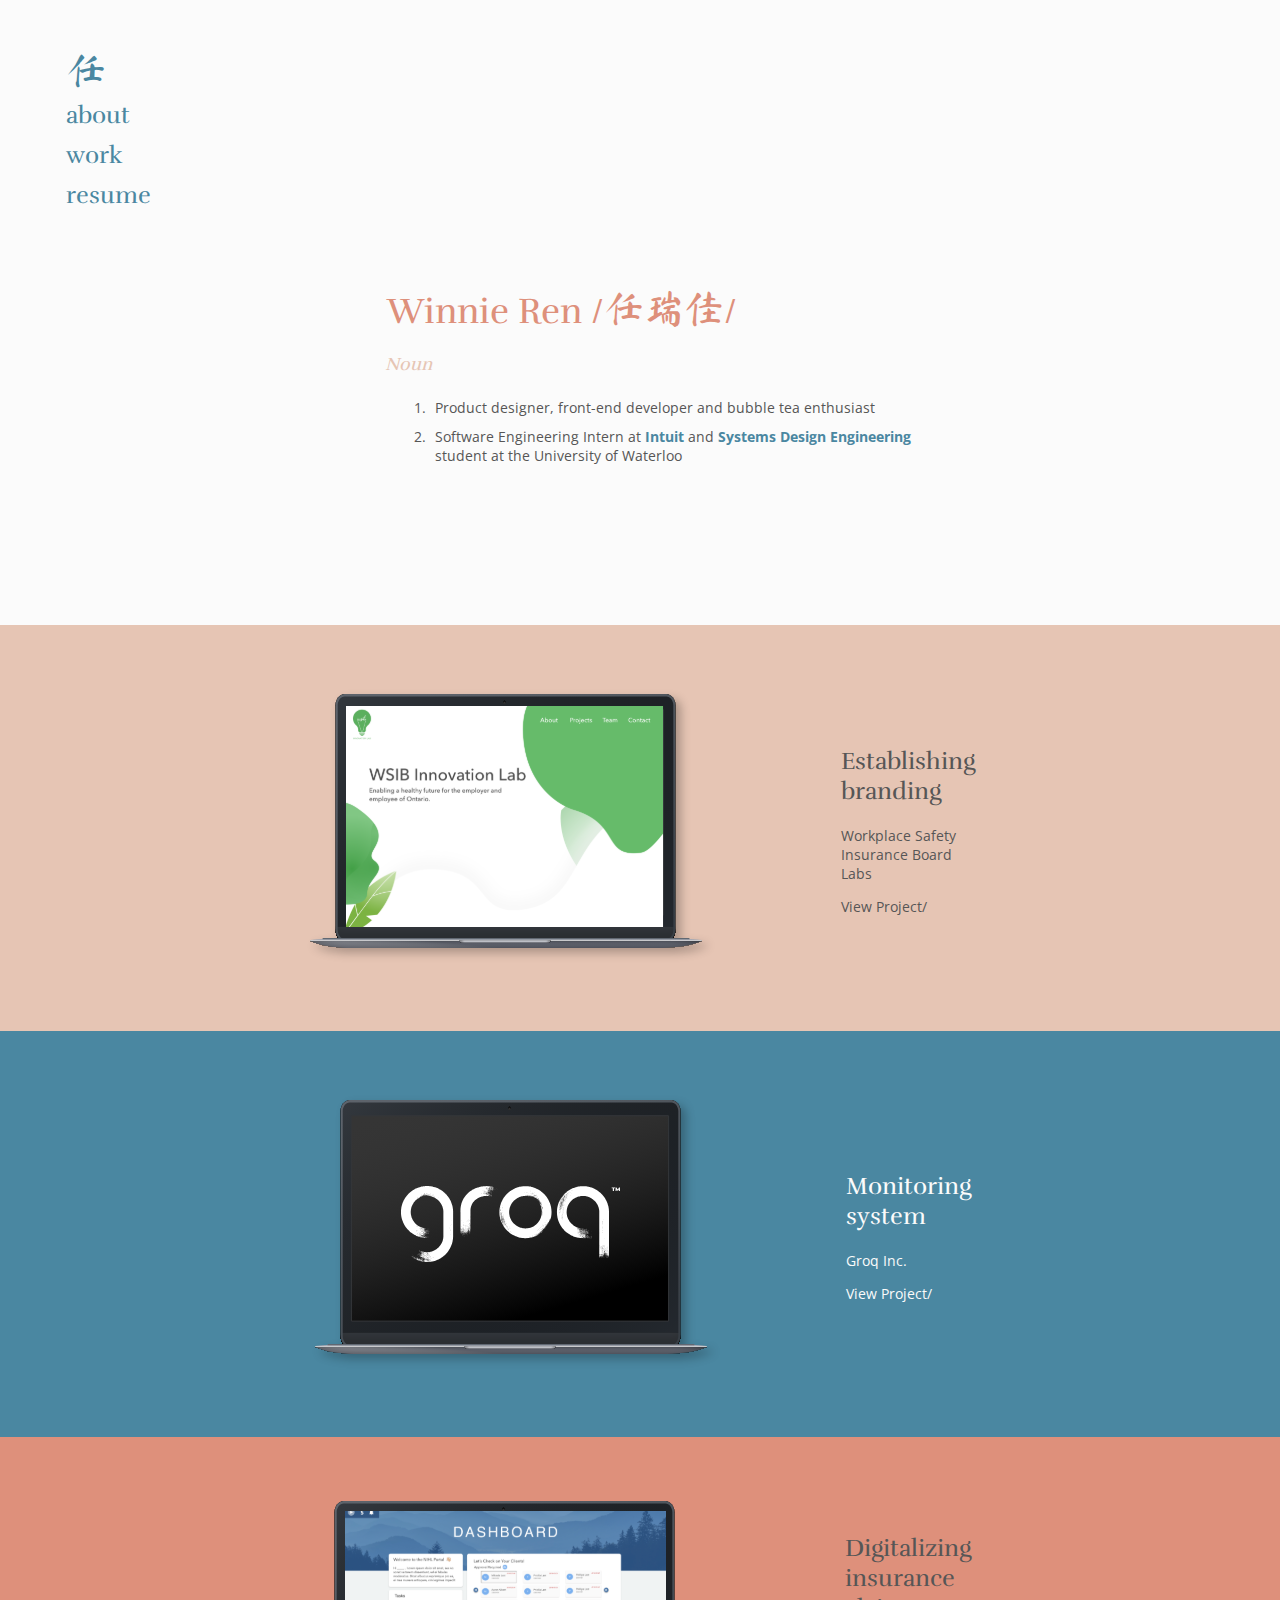
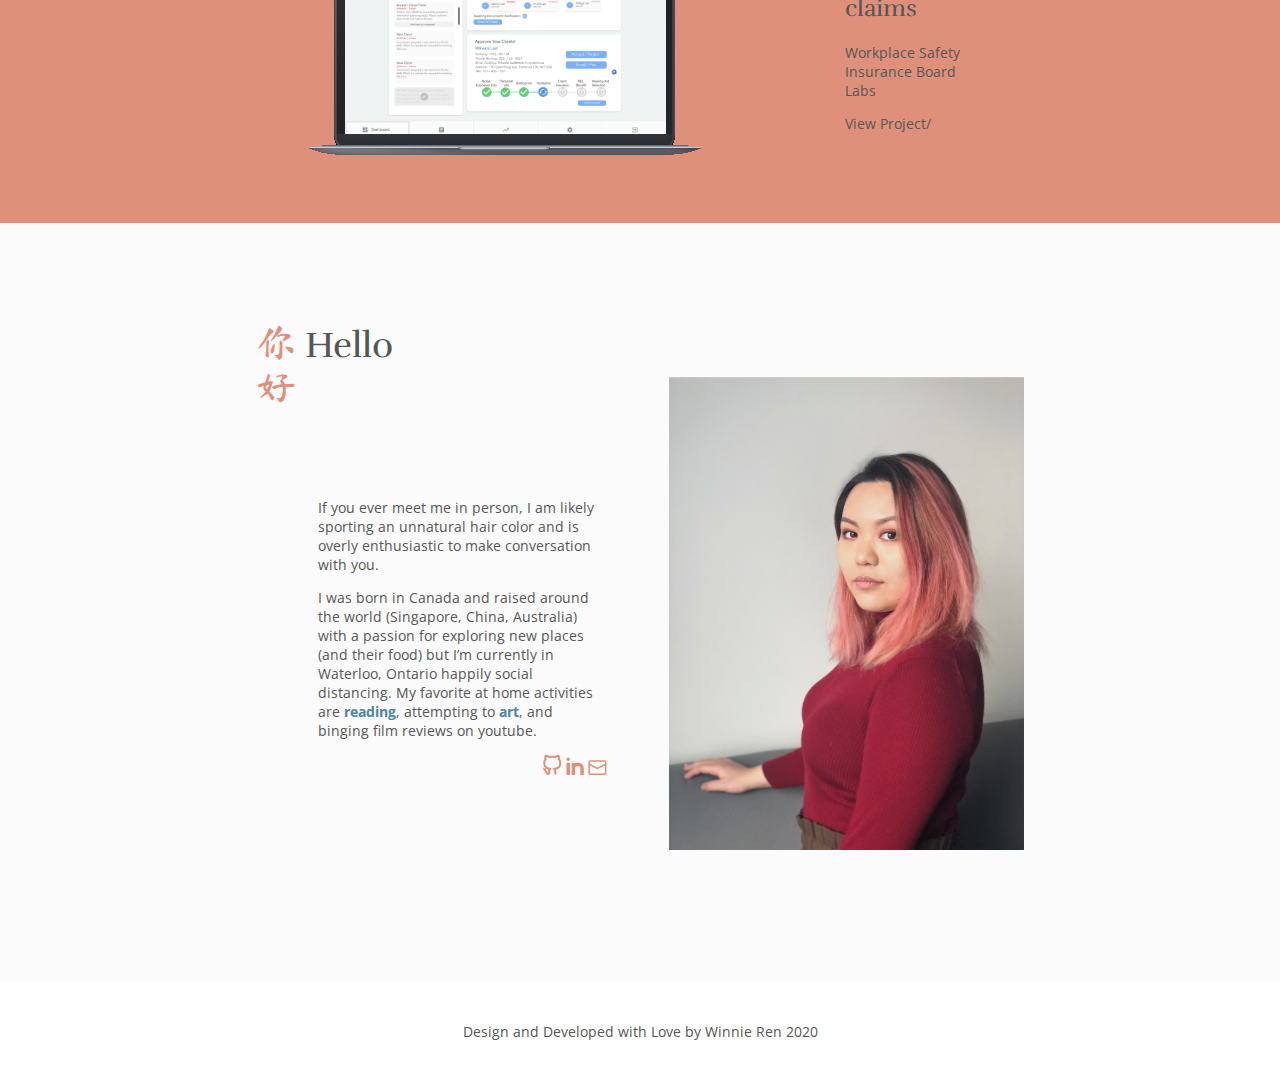
<file: index.html>
<!doctype html>

<html lang="en">
<head>
  <meta charset="utf-8">

  <title>Winnie Ren</title>
  <meta name="description" content="Winnie Ren's portfolio">
  <meta name="author" content="Winnie Ren">

  <link rel="stylesheet" href="css/styles.css?v=1.0">
  <link rel="stylesheet" href="css/about.css">
  <link rel="stylesheet" href="css/animate.css">
  <link href="https://fonts.googleapis.com/css2?family=Ma+Shan+Zheng&family=Open+Sans:ital,wght@0,400;0,700;1,400&family=Rufina&display=swap" rel="stylesheet">

</head>

<body>
  <script src="js/scripts.js"></script>
  <!---todo: make mobile navbar-->
  <div  id="home" class="content">
    <div class="fade-in" id="navbar">
        <ul>
            <li><a class="chinese" href="#home">任</a></li>
            <li><a href="#about">about</a></li>
            <li><a href="#work">work</a></li>
            <li><a href="#resume">resume</a></li>
        </ul>
    </div>
        <div class="centerLandingPage fade-in-bottom">
            <div class="centerName">Winnie Ren /<p class="chinese inline">任瑞佳</p>/</div>
            <p class="noun">Noun</p>
            <div class="indent">
                <ol>
                    <li>Product designer, front-end developer and bubble tea enthusiast</li>
                    <li>Software Engineering Intern at <p class="inline bolded">Intuit</p> and <p class="inline bolded">Systems Design Engineering</p> student at the University of Waterloo </li>
                </ol>
            </div>
        </div>
        <!-- <h1 id="work" class="subtitle">Examples /</h1> -->
    </div>
    <div id="work" class="lPinkBack fade-in-bottom">
        <div class="wrapper">
            <div class="sectionImage"><img src="./assets/WSIBLaptop.svg"></div>
            <div class="sectionText">
                <h2 >Establishing branding</h2>
                <p>Workplace Safety Insurance Board Labs</p>
                <p><a href="wsib.html">View Project/</a></p>
            </div>
        </div>
    </div>
    <div class="blueBack">
        <div class="wrapper">
            <div class="sectionImage"><img src="./assets/GroqLaptop.svg"></div>
            <div class="white sectionText">
                <h2>Monitoring system</h2>
                <p>Groq Inc.</p>
                <p><a class="white" href="groq.html">View Project/</a></p>
            </div>
        </div>
    </div>
    <div class="dPinkback">
        <div class="wrapper">
            <div class="sectionImage"><img src="./assets/NIHLLaptop.svg"></div>
            <div class="sectionText">
                <h2 clas="grey">Digitalizing insurance claims</h2>
                <p>Workplace Safety Insurance Board Labs</p>
                <p><a href="nihl.html">View Project/</a></p>
            </div>
        </div>
    </div>
    <div id="about" class="aboutPadding">
        <div class="aboutMe">
            <h1 class="greetings"><a class="chinese pink">你</a> Hello<a class="chinese pink">好</a></h1>
            <h1 class="mobileGreetings"><a class="chinese pink">你好</a>Hello</h1>
            <p class="aboutText">If you ever meet me in person, I am likely sporting an unnatural hair color and is overly enthusiastic to make conversation with you. </p>
            <p class="aboutText">I was born in Canada and raised around the world (Singapore, China, Australia) with a passion for exploring new places (and their food) but I’m currently in Waterloo, Ontario happily social distancing. My favorite at home activities are <a class="bolded">reading</a>, attempting to <a class="bolded">art</a>, and binging film reviews on youtube.</p>
            <div class="contacts">
                <a href="https://github.com/winnieren"><img src="assets/github.svg"></a>
                <a href="https://www.linkedin.com/in/winnieren/"><img src="assets/linkedin.svg"></a>
                <a class="mailIcon" href="mailto:wrjren@uwaterloo.ca"><img src="assets/mail.svg"></a>
            </div>
        </div>
        <div class="me">
            <img src="assets/me.svg">
        </div>
        </div>
    <div class="footer">
        Design and Developed with Love by Winnie Ren 2020
    </div>
</body>
</html>
</file>
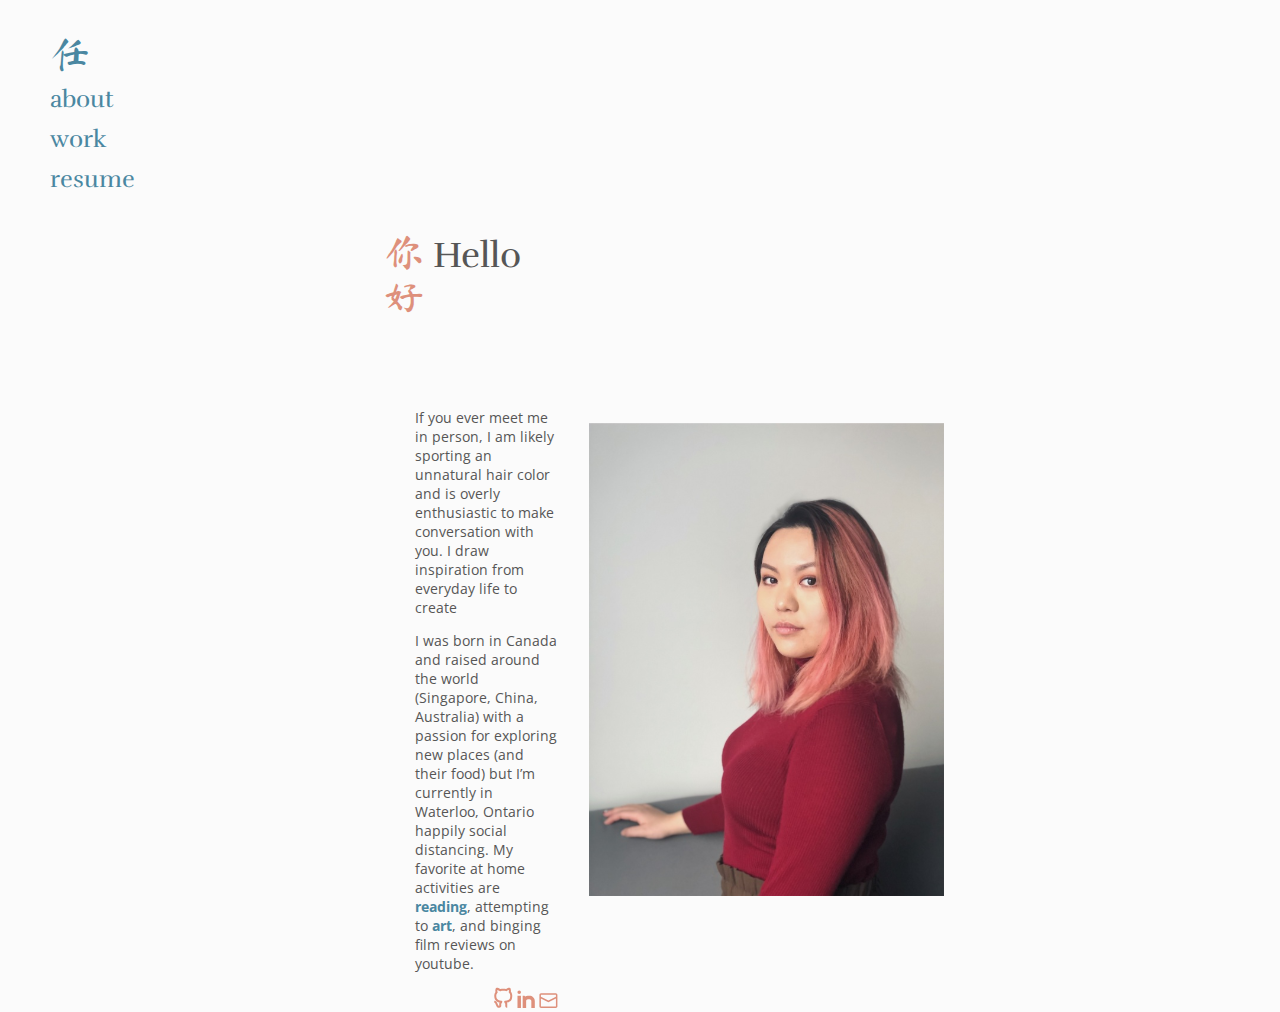
<file: about.html>
<!doctype html>

<html lang="en">
<head>
  <meta charset="utf-8">

  <title>Winnie Ren</title>
  <meta name="description" content="Winnie Ren's portfolio">
  <meta name="author" content="Winnie Ren">

  <link rel="stylesheet" href="css/styles.css?v=1.0">
  <link rel="stylesheet" href="css/about.css">
  <link rel="stylesheet" href="css/projects.css">
  <link href="https://fonts.googleapis.com/css2?family=Ma+Shan+Zheng&family=Open+Sans:ital,wght@0,400;0,700;1,400&family=Rufina&display=swap" rel="stylesheet">

</head>

<body>
  <script src="js/scripts.js"></script>
    <div id="navbar">
        <ul>
            <li><a class="chinese" href="index.html">任</a></li>
            <li><a href="#about">about</a></li>
            <li><a href="index.html#work">work</a></li>
            <li><a href="#resume">resume</a></li>
        </ul>
    </div>
    <div class="wrapper">
    <div id="about" class="aboutMe">
        <h1 class="greetings"><a class="chinese pink">你</a> Hello<a class="chinese pink">好</a></h1>
        <h1 class="mobileGreetings"><a class="chinese pink">你好</a>Hello</h1>
  <!---todo: write about my design process-->
        <p class="aboutText">If you ever meet me in person, I am likely sporting an unnatural hair color and is overly enthusiastic to make conversation with you. I draw inspiration from everyday life to create</p>
        <p class="aboutText">I was born in Canada and raised around the world (Singapore, China, Australia) with a passion for exploring new places (and their food) but I’m currently in Waterloo, Ontario happily social distancing. My favorite at home activities are <a class="bolded">reading</a>, attempting to <a class="bolded">art</a>, and binging film reviews on youtube.</p>
        <div class="contacts">
            <a href="https://github.com/winnieren"><img src="assets/github.svg"></a>
            <a href="https://www.linkedin.com/in/winnieren/"><img src="assets/linkedin.svg"></a>
            <a href="mailto:wrjren@uwaterloo.ca"><img src="assets/mail.svg"></a>
        </div>
    </div>
    <div class="me">
        <img src="assets/me.svg">
    </div>
    </div>
</body>
</file>
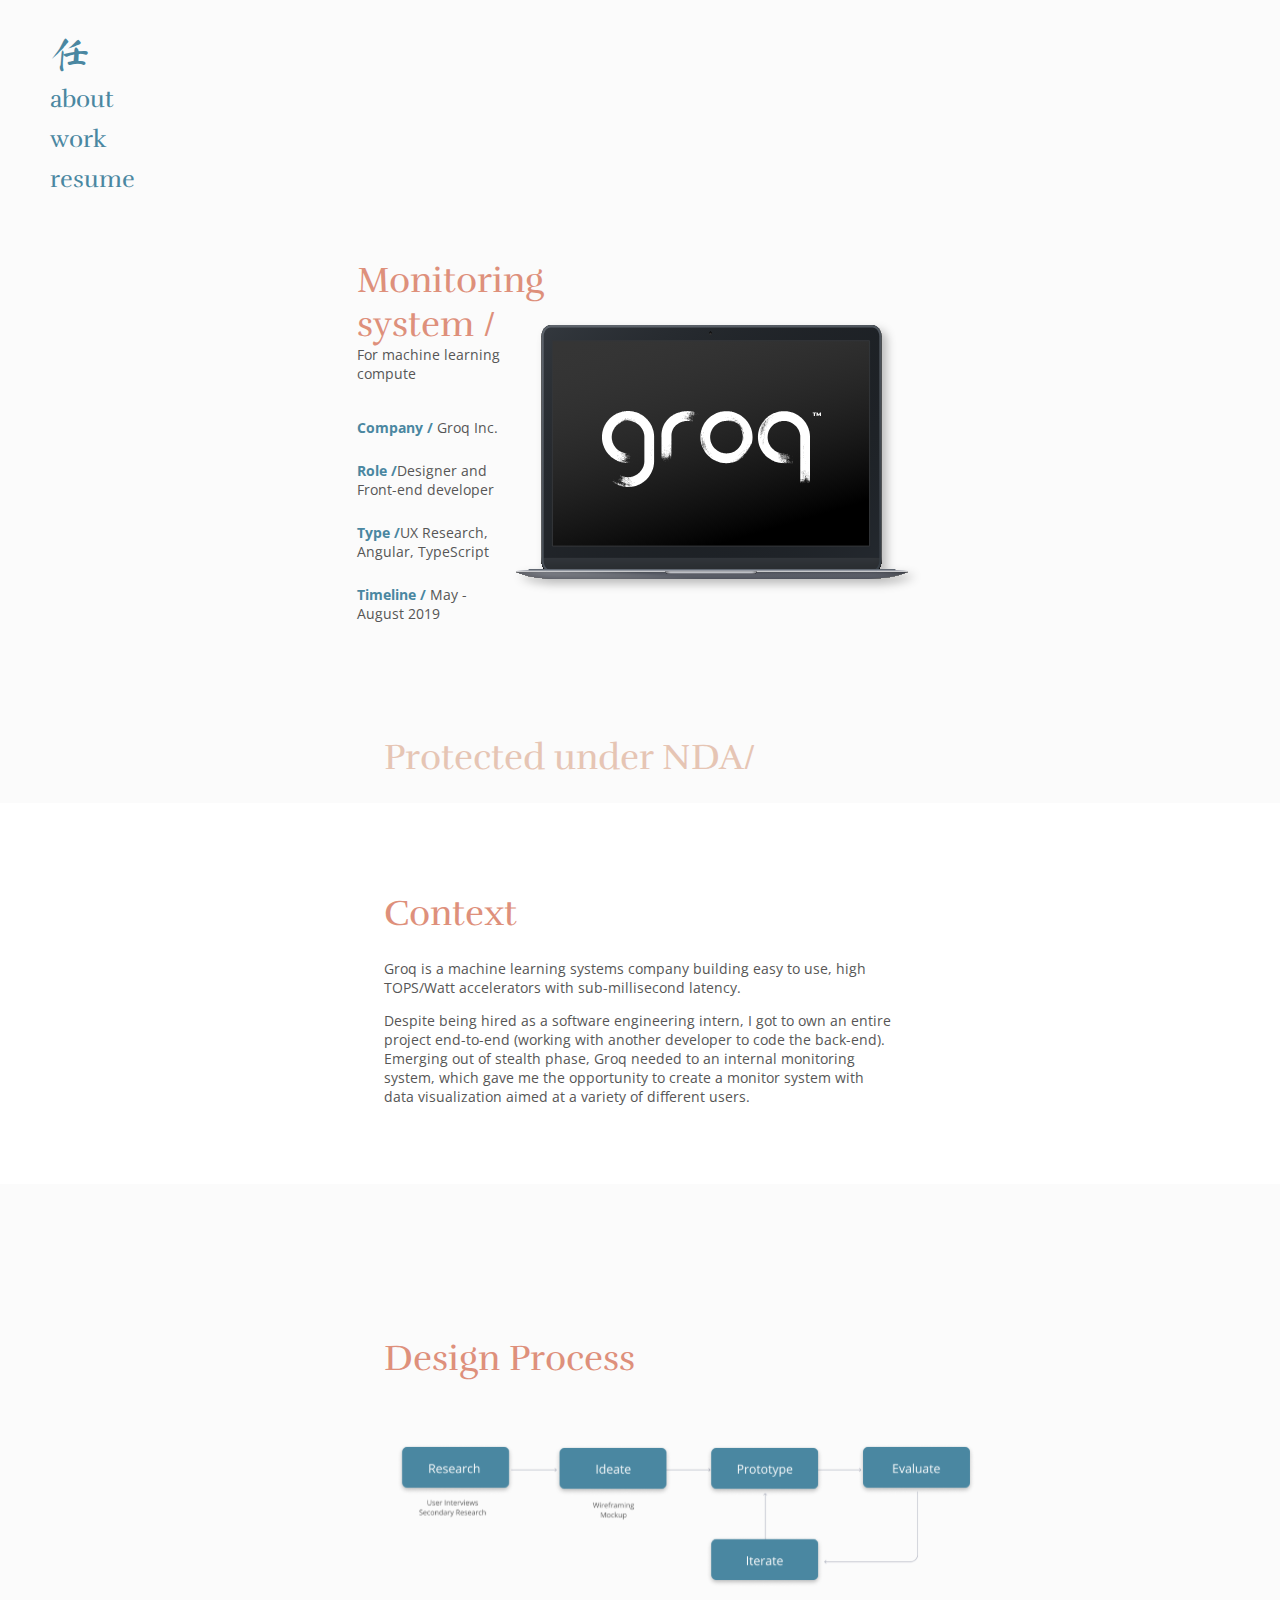
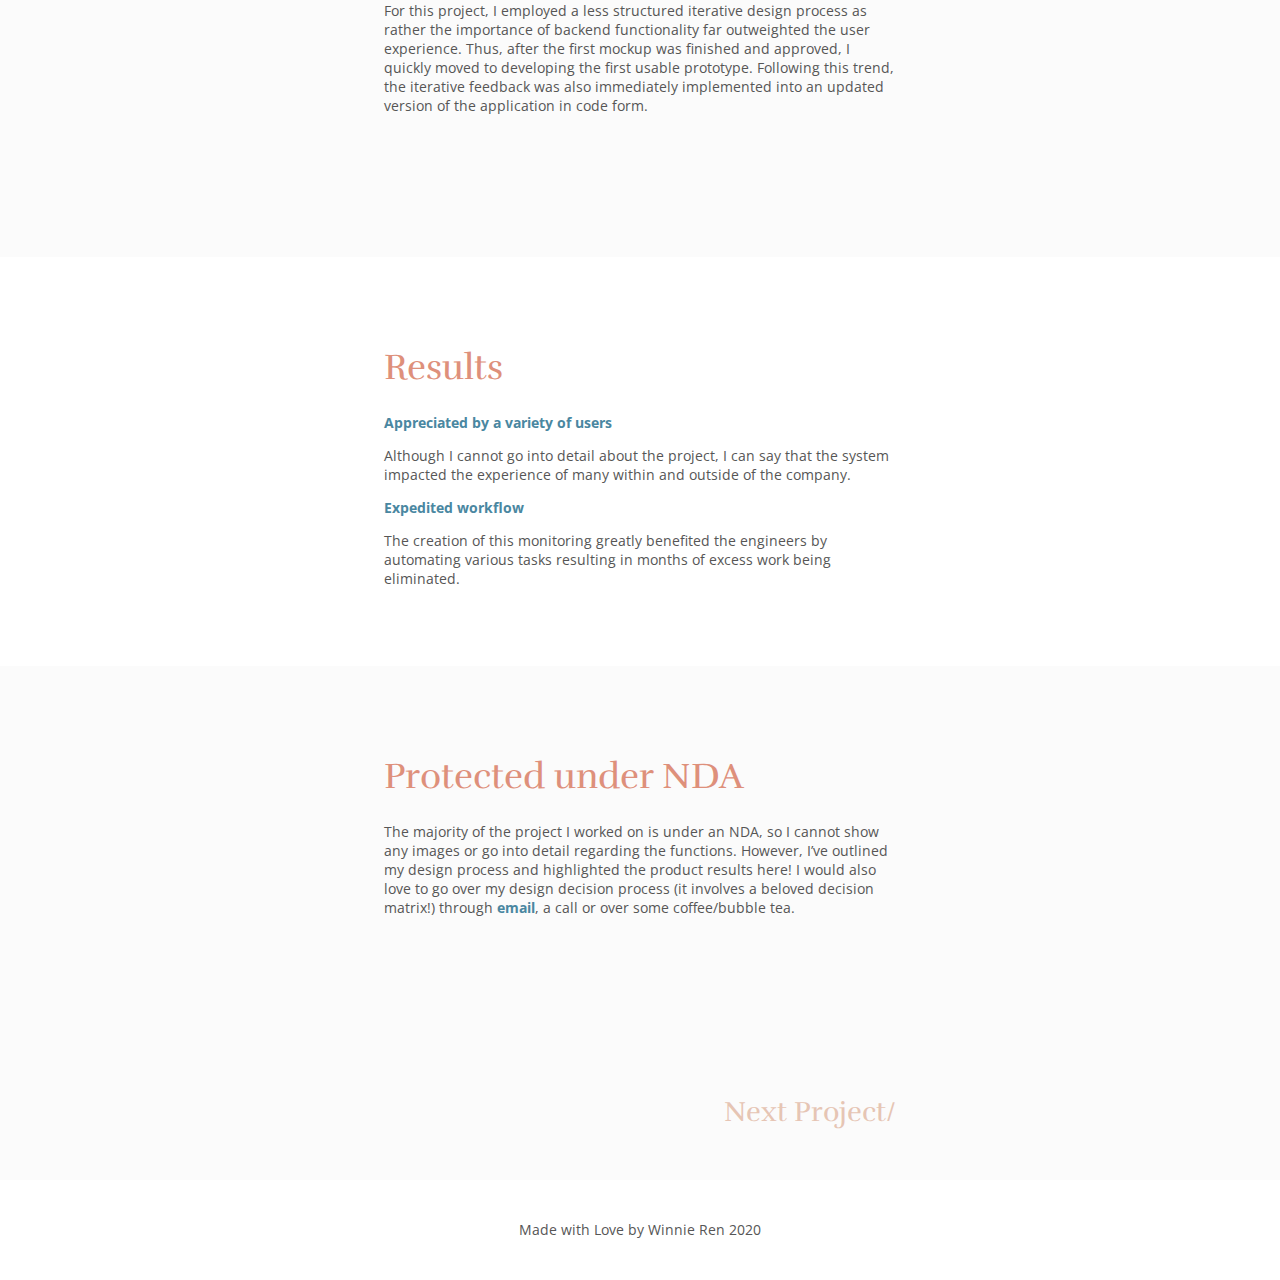
<file: groq.html>
<!doctype html>

<html lang="en">
<head>
  <meta charset="utf-8">

  <title>Winnie Ren</title>
  <meta name="description" content="Winnie Ren's portfolio">
  <meta name="author" content="Winnie Ren">

  <link rel="stylesheet" href="css/styles.css?v=1.0">
  <link rel="stylesheet" href="css/projects.css">
  <link rel="stylesheet" href="css/animate.css">
  <link href="https://fonts.googleapis.com/css2?family=Ma+Shan+Zheng&family=Open+Sans:ital,wght@0,400;0,700;1,400&family=Rufina&display=swap" rel="stylesheet">

</head>

<body>
  <script src="js/scripts.js"></script>
  <!---todo: make mobile navbar-->
    <div class="fade-in" id="navbar">
        <ul>
            <li><a class="chinese" href="index.html#home">任</a></li>
            <li><a href="index.html#about">about</a></li>
            <li><a href="index.html#work">work</a></li>
            <li><a href="#resume">resume</a></li>
        </ul>
    </div>
    <div class="fade-in-bottom projectOverview wrapper sectionPadding">
        <div class="overviewText">
            <h1>Monitoring system /</h1>
            <p class="tagline">For machine learning compute</p>
            <p><a class="bolded">Company /</a> Groq Inc.</p>
            <p><a class="bolded">Role /</a>Designer and Front-end developer</p>
            <p><a class="bolded">Type /</a>UX Research, Angular, TypeScript</p>
            <p><a class="bolded">Timeline /</a> May - August 2019</p>
        </div>
        <div class="overviewImage">
            <img src="assets/GroqLaptop.svg">
        </div>
    </div>
    <h1><a class="nda"> Protected under NDA/</a></h1>
    <div class="whiteBack">
    <div class="sectionPadding textWrapper">
        <h1>Context</h1>
        <p>Groq is a machine learning systems company building easy to use, high TOPS/Watt accelerators with sub-millisecond latency. </p>
        <p>Despite being hired as a software engineering intern, I got to own an entire project end-to-end (working with another developer to code the back-end). Emerging out of stealth phase, Groq needed to an internal monitoring system, which gave me the opportunity to create a monitor system with data visualization aimed at a variety of different users.</p>
    </div>
    </div>
    <div class="sectionPadding">
        <div class="sectionPadding">
            <div class="textWrapper">
                <h1>Design Process</h1>
            </div>
            <img class="designProcess" src="assets/groqDesignProcess.svg">
            <div class="textWrapper">
                <p>For this project, I employed a less structured iterative design process as rather the importance of backend functionality far outweighted the user experience. Thus, after the first mockup was finished and approved, I quickly moved to developing the first usable prototype. Following this trend, the iterative feedback was also immediately implemented into an updated version of the application in code form.</p>
            </div>
        </div>
    </div>
    <div class="whiteBack">
        <div class="sectionPadding textWrapper">
            <h1>Results</h1>
            <p class="bolded">Appreciated by a variety of users</p>
            <p>Although I cannot go into detail about the project, I can say that the system impacted the experience of many within and outside of the company.</p>
            <p class="bolded">Expedited workflow</p>
            <p>The creation of this monitoring greatly benefited the engineers by automating various tasks resulting in months of excess work being eliminated.</p>
        </div>
    </div>
    <div class="sectionPadding textWrapper">
        <h1>Protected under NDA</h1>
        <p>The majority of the project I worked on is under an NDA, so I cannot show any images or go into detail regarding the functions. However, I’ve outlined my design process and highlighted the product results here! I would also love to go over my design decision process (it involves a beloved decision matrix!) through <a class="bolded" src="mailto:wrjren@uwaterloo.ca" >email</a>, a call or over some coffee/bubble tea.</p>
    
        <div>
            <h1>
                <a href="nihl.html" class="subtitle">
                Next Project/
                </a>
            </h1>
        </div>
    </div>
    
<div class="footer">Made with Love by Winnie Ren 2020</div>
</body>
</file>
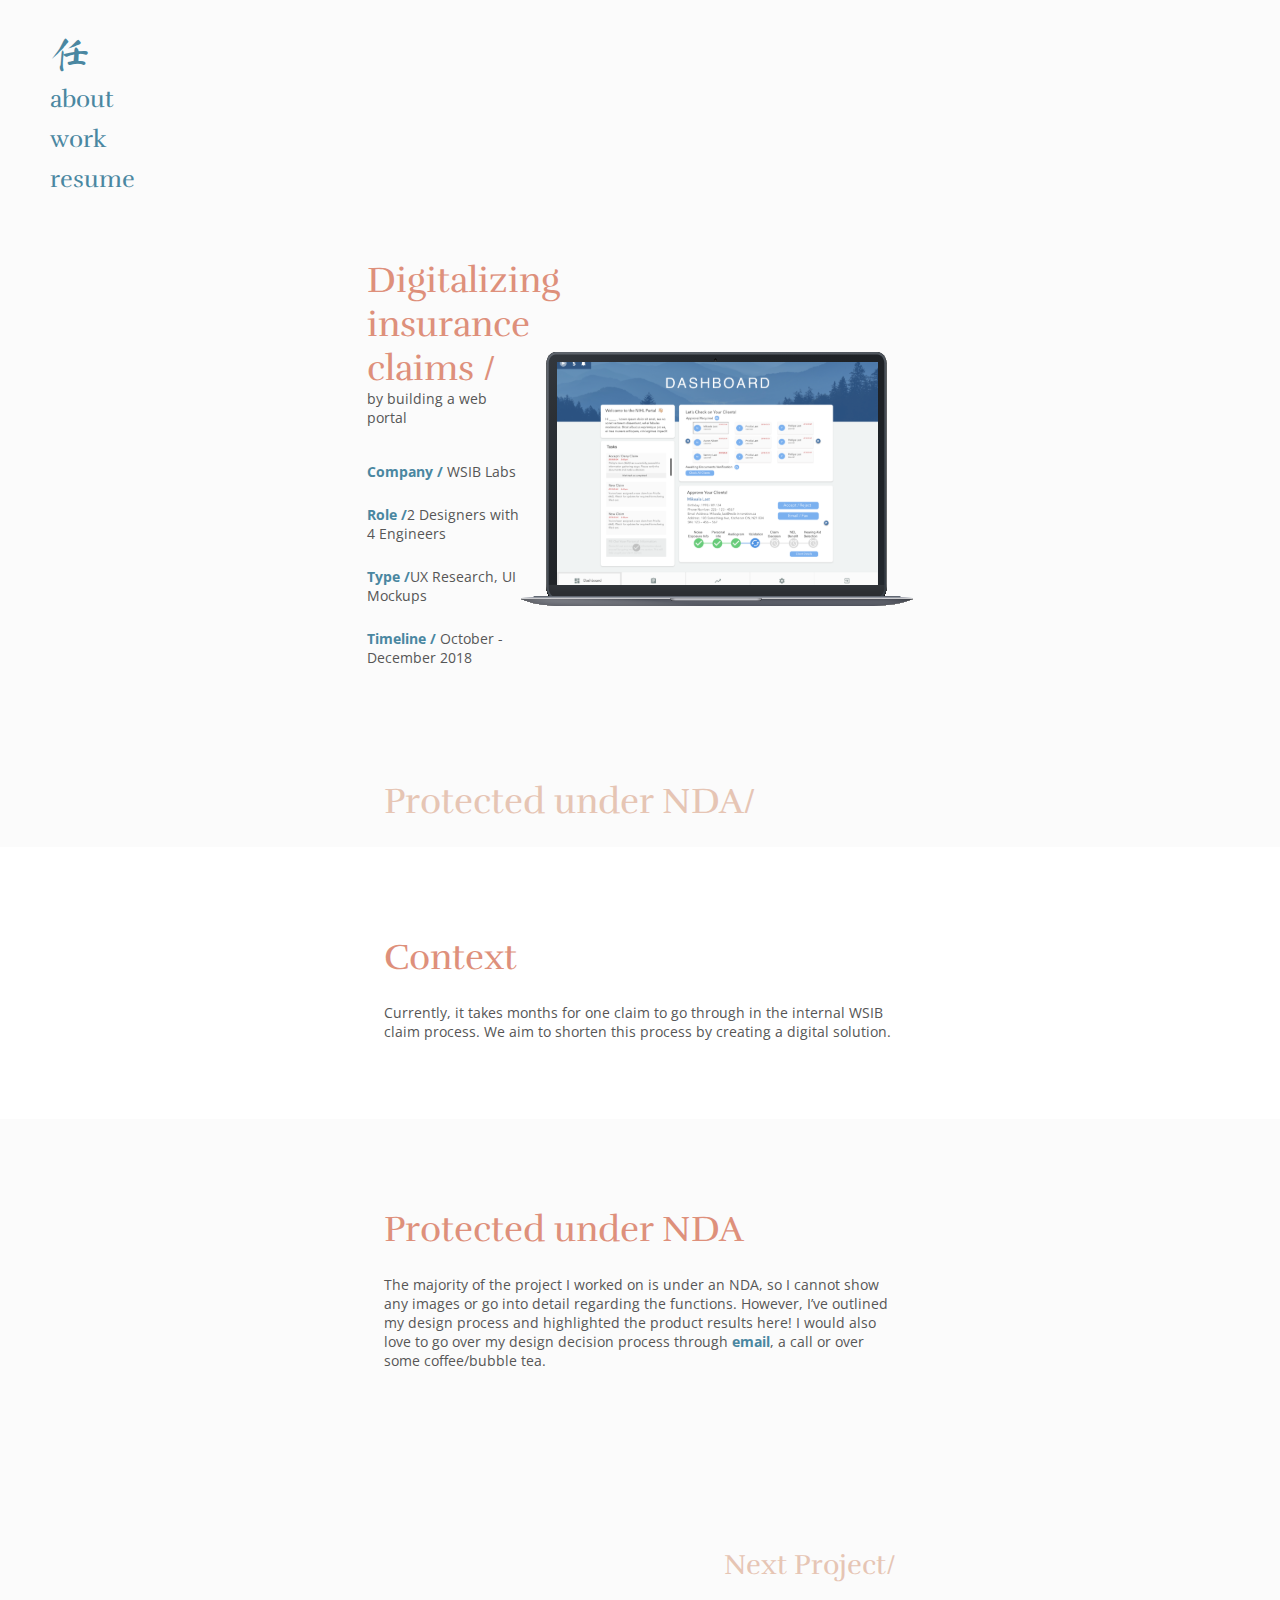
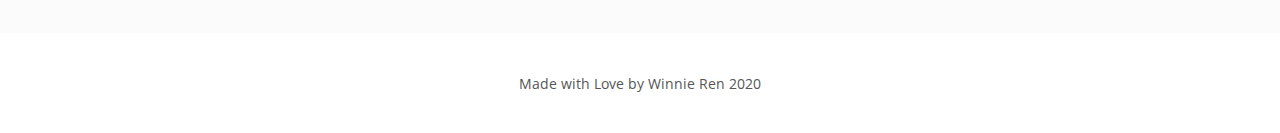
<file: nihl.html>
<!doctype html>

<html lang="en">
<head>
  <meta charset="utf-8">

  <title>Winnie Ren</title>
  <meta name="description" content="Winnie Ren's portfolio">
  <meta name="author" content="Winnie Ren">

  <link rel="stylesheet" href="css/styles.css?v=1.0">
  <link rel="stylesheet" href="css/projects.css">
  <link rel="stylesheet" href="css/animate.css">
  <link href="https://fonts.googleapis.com/css2?family=Ma+Shan+Zheng&family=Open+Sans:ital,wght@0,400;0,700;1,400&family=Rufina&display=swap" rel="stylesheet">

</head>

<body>
  <script src="js/scripts.js"></script>
  <!---todo: make mobile navbar-->
    <div class="fade-in" id="navbar">
        <ul>
            <li><a class="chinese" href="index.html">任</a></li>
            <li><a href="index.html#about">about</a></li>
            <li><a href="index.html#work">work</a></li>
            <li><a href="#resume">resume</a></li>
        </ul>
    </div>
    <div class="projectOverview wrapper fade-in-bottom sectionPadding">
        <div class="overviewText">
            <h1>Digitalizing insurance claims /</h1>
            <p class="tagline">by building a web portal</p>
            <p><a class="bolded">Company /</a> WSIB Labs</p>
            <p><a class="bolded">Role /</a>2 Designers with 4 Engineers</p>
            <p><a class="bolded">Type /</a>UX Research, UI Mockups</p>
            <p><a class="bolded">Timeline /</a> October - December 2018</p>
        </div>
        <div class="overviewImage">
            <img src="assets/NIHLLaptop.svg">
        </div>
    </div>
    <h1><a class="nda"> Protected under NDA/</a></h1>
    <div class="whiteBack">
    <div class="sectionPadding textWrapper">
        <h1>Context</h1>
        <p>Currently, it takes months for one claim to go through in the internal WSIB claim process. We aim to shorten this process by creating a digital solution. </p>
    </div>
    </div>
    <div class="sectionPadding textWrapper">
        <h1>Protected under NDA</h1>
        <p>The majority of the project I worked on is under an NDA, so I cannot show any images or go into detail regarding the functions. However, I’ve outlined my design process and highlighted the product results here! I would also love to go over my design decision process through <a class="bolded" src="mailto:wrjren@uwaterloo.ca" >email</a>, a call or over some coffee/bubble tea.</p>
    
        <div>
            <h1>
                <a href="wsib.html" class="subtitle">
                Next Project/
                </a>
            </h1>
        </div>
    </div>
    
<div class="footer">Made with Love by Winnie Ren 2020</div>
</body>
</file>
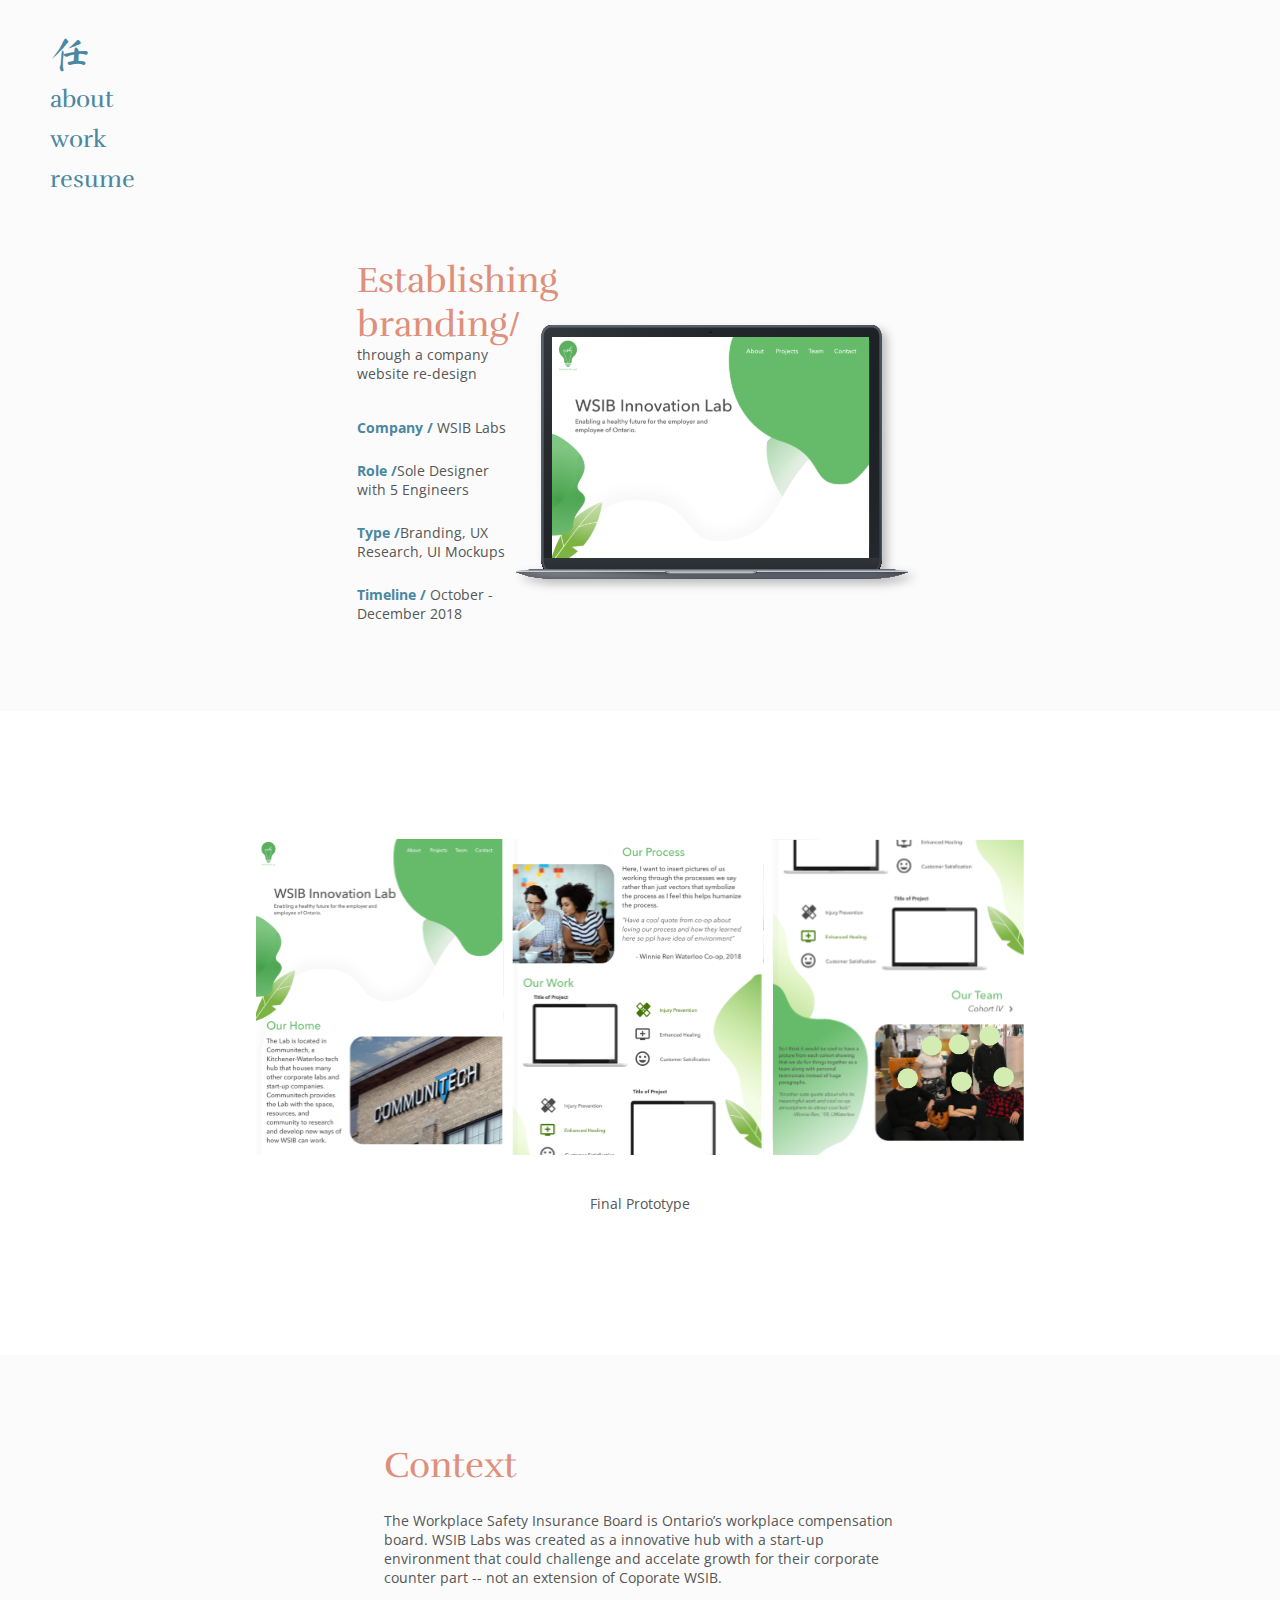
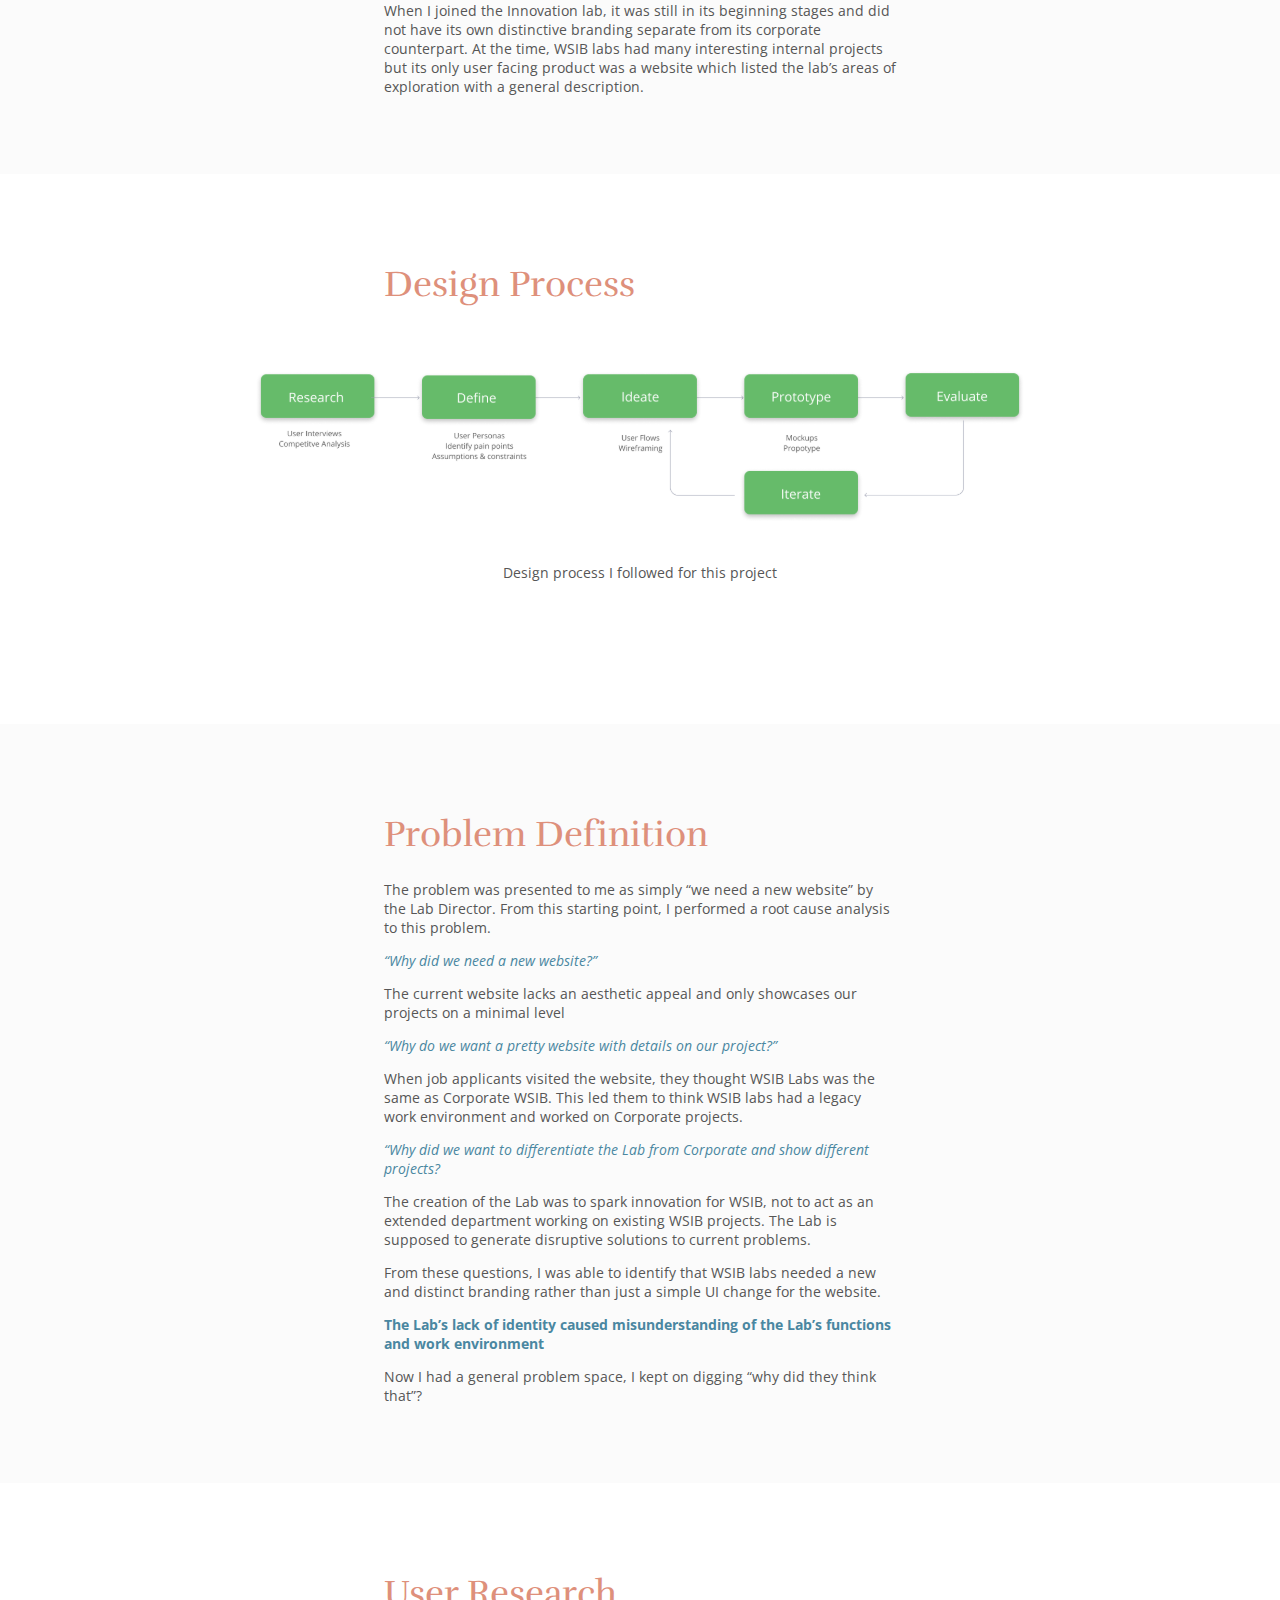
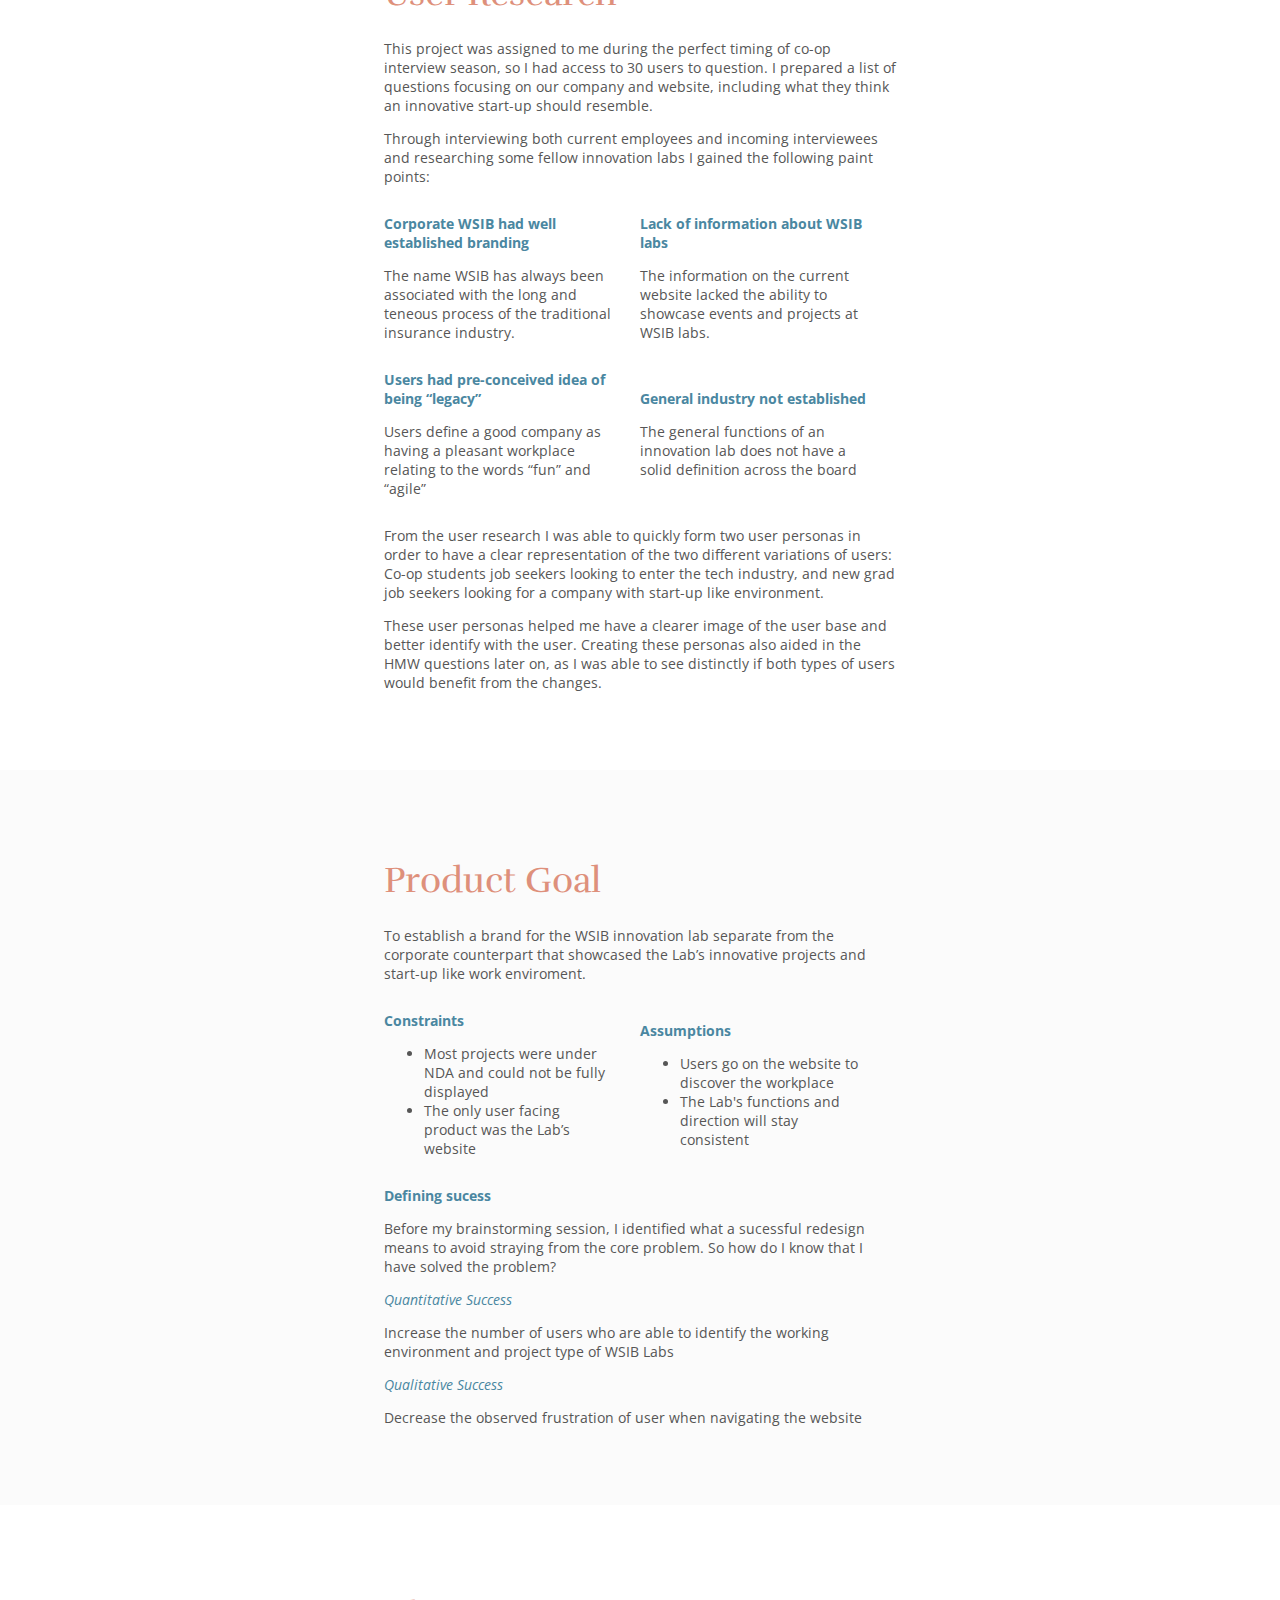
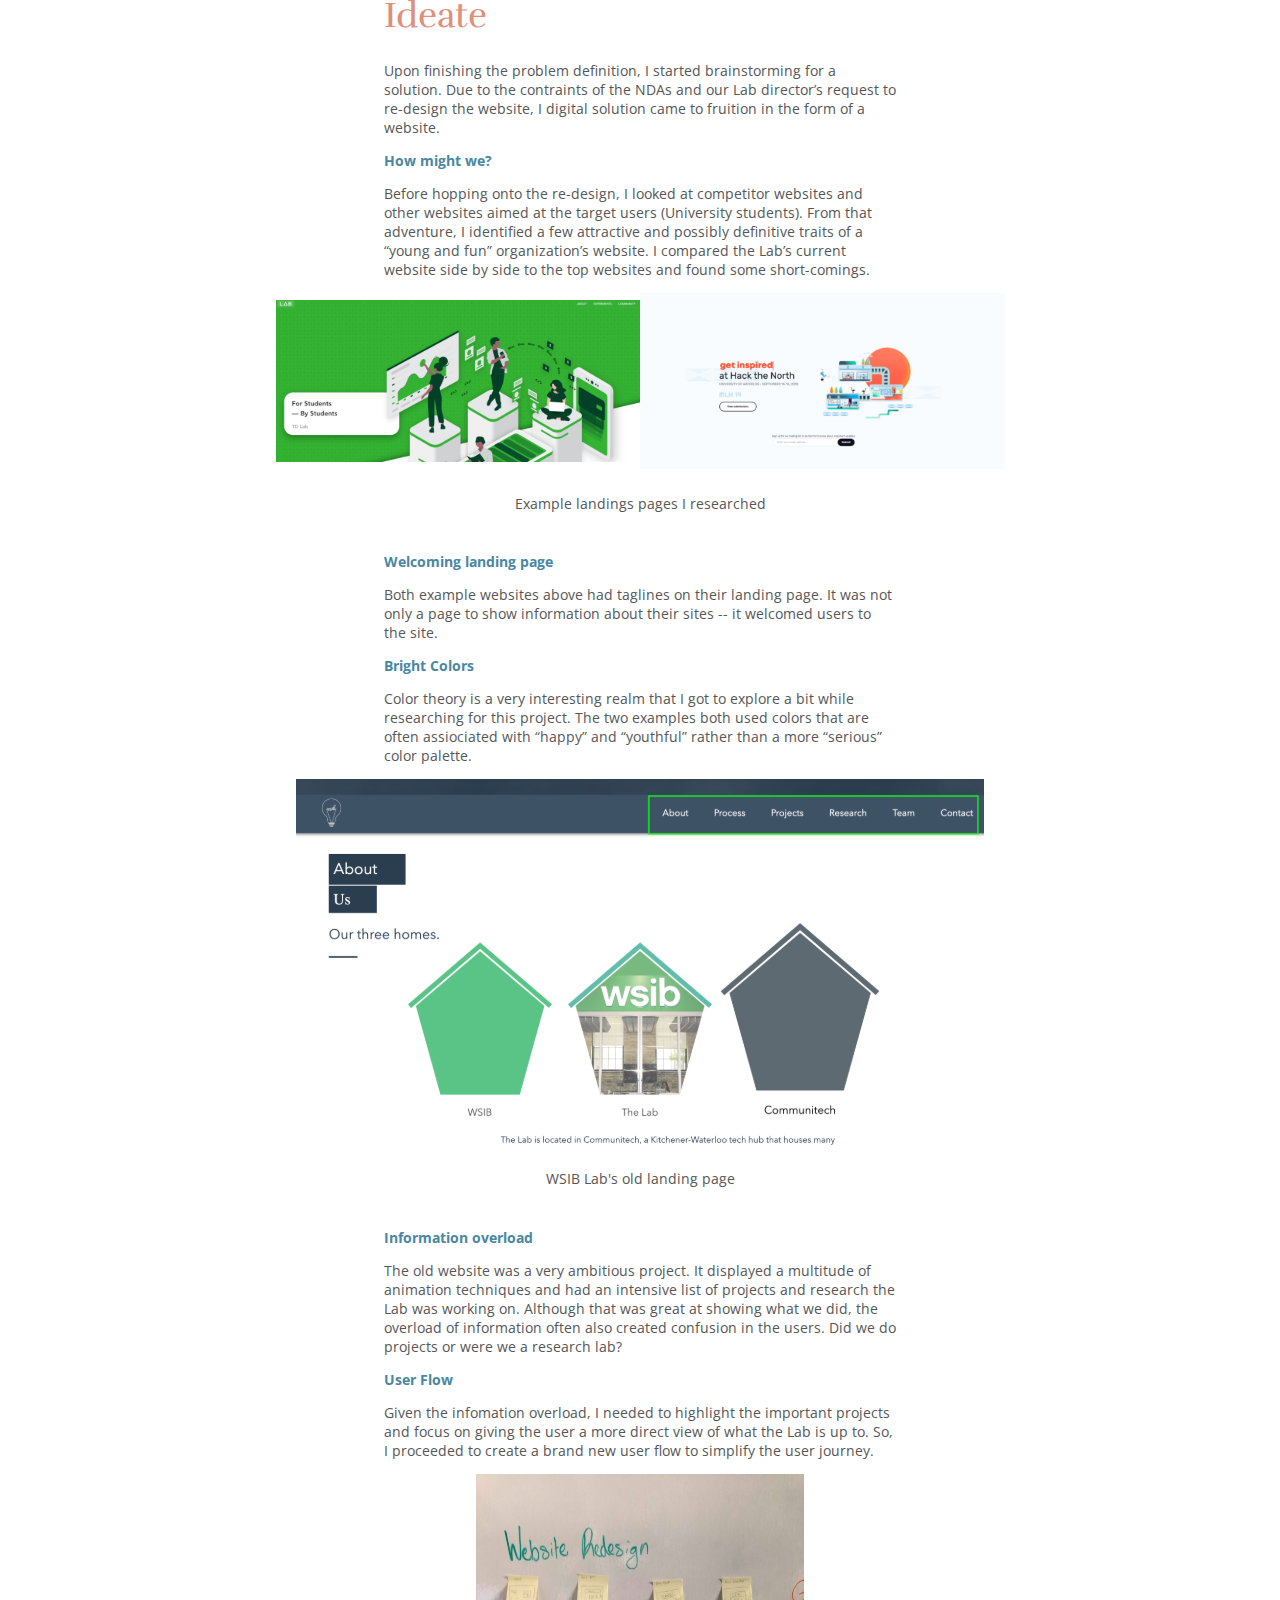
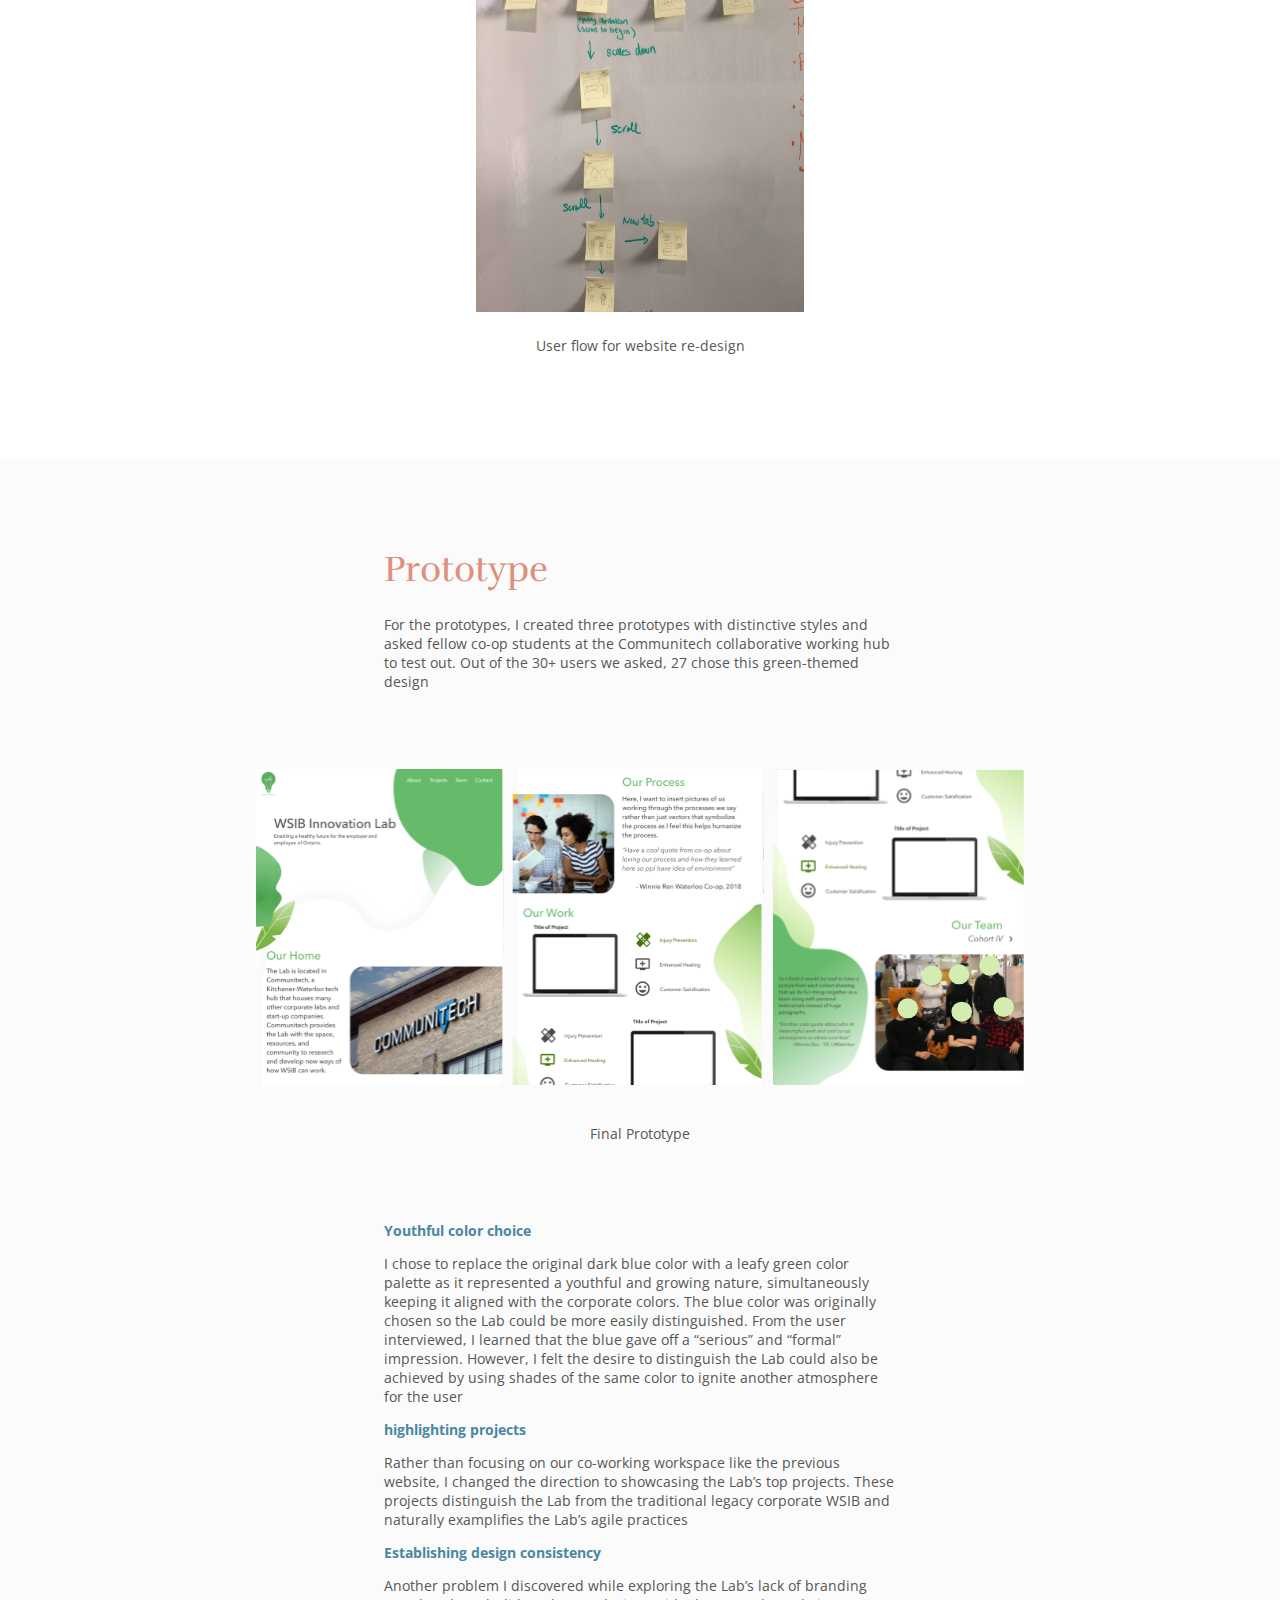
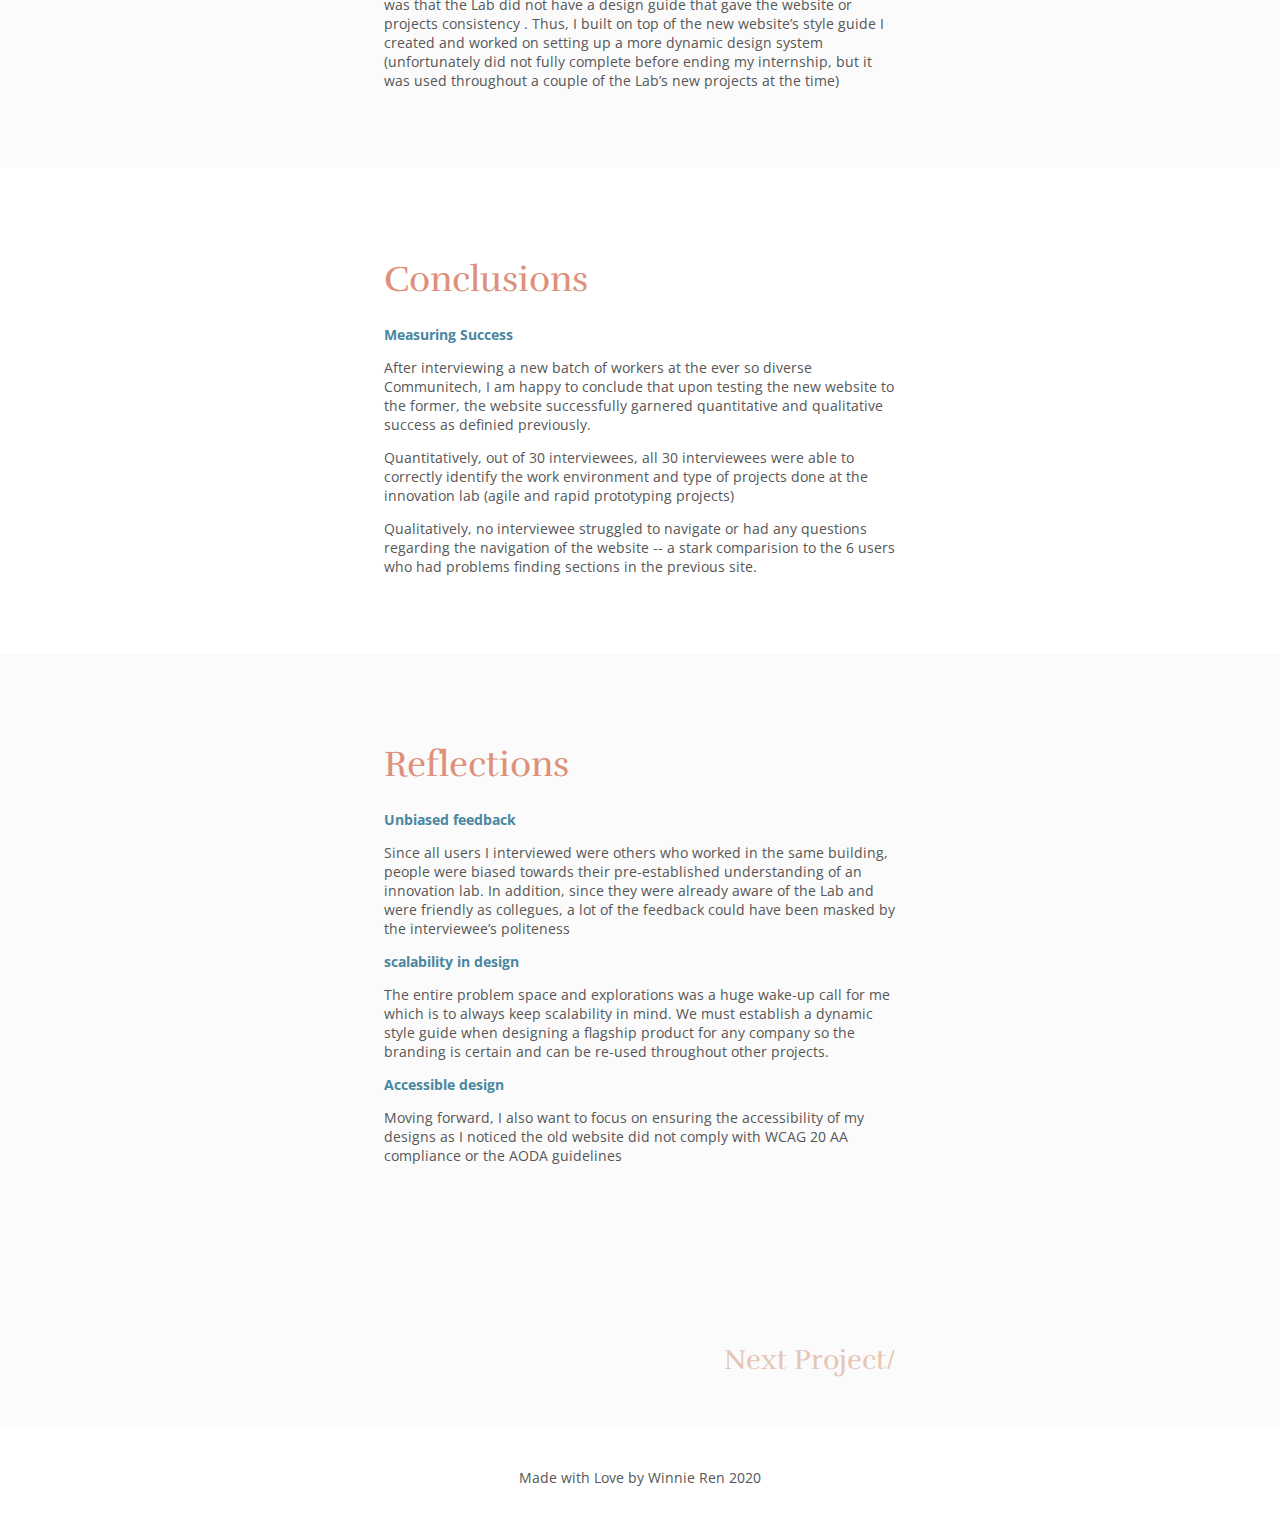
<file: wsib.html>
<!doctype html>

<html lang="en">
<head>
  <meta charset="utf-8">

  <title>Winnie Ren</title>
  <meta name="description" content="Winnie Ren's portfolio">
  <meta name="author" content="Winnie Ren">

  <link rel="stylesheet" href="css/styles.css?v=1.0">
  <link rel="stylesheet" href="css/projects.css">
  <link rel="stylesheet" href="css/animate.css">
  <link href="https://fonts.googleapis.com/css2?family=Ma+Shan+Zheng&family=Open+Sans:ital,wght@0,400;0,700;1,400&family=Rufina&display=swap" rel="stylesheet">

</head>

<body>
  <script src="js/scripts.js"></script>
  <!---todo: make navbar sticky-->
    <div class="fade-in" id="navbar">
        <ul>
            <li><a class="chinese" href="index.html">任</a></li>
            <li><a href="index.html#about">about</a></li>
            <li><a href="index.html#work">work</a></li>
            <li><a href="#resume">resume</a></li>
        </ul>
    </div>
    <div class="fade-in-bottom projectOverview wrapper sectionPadding">
        <div class="overviewText">
            <h1>Establishing branding/</h1>
            <p class="tagline">through a company website re-design</p>
            <p><a class="bolded">Company /</a> WSIB Labs</p>
            <p><a class="bolded">Role /</a>Sole Designer with 5 Engineers</p>
            <p><a class="bolded">Type /</a>Branding, UX Research, UI Mockups</p>
            <p><a class="bolded">Timeline /</a> October - December 2018</p>
        </div>
        <div class="overviewImage">
            <img src="assets/WSIBLaptop.svg">
        </div>
    </div>
    <div class="whiteBack fade-in-bottom">
        <div class="sectionPadding">
  <!---todo: make prototype one image for moblie-->
            <img class="prototype" src="assets/WSIBWebsiteLayout.svg">
            <p class="imageDescription">Final Prototype</p>
        </div>
    </div>
    <div class="sectionPadding textWrapper">
        <h1>Context</h1>
        <p>The Workplace Safety Insurance Board is Ontario’s workplace compensation board. WSIB Labs was created as a innovative hub with a start-up environment that could challenge and accelate growth for their corporate counter part -- not an extension of Coporate WSIB. </p>
        <p>When I joined the Innovation lab, it was still in its beginning stages and did not have its own distinctive branding separate from its corporate counterpart. At the time, WSIB labs had many interesting internal projects but its only user facing product was a website which listed the lab’s areas of exploration with a general description.</p>
    </div>
    <div class="whiteBack">
        <div class="sectionPadding">
            <div class="textWrapper">
                <h1>Design Process</h1>
            </div>
            <img class="designProcess" src="assets/WSIBDesignProcess.svg">
            <p class="imageDescription">Design process I followed for this project</p>
        </div>
    </div>
    <div class="sectionPadding textWrapper">
        <h1>Problem Definition</h1>
        <p>The problem was presented to me as simply “we need a new website” by the Lab Director. From this starting point, I performed a root cause analysis to this problem.</p>
        <p class="italicBlue">“Why did we need a new website?”</p>
        <p>The current website lacks an aesthetic appeal and only showcases our projects on a minimal level</p>
        <p class="italicBlue">“Why do we want a pretty website with details on our project?”</p>
        <p>When job applicants visited the website, they thought WSIB Labs was the same as Corporate WSIB. This led them to think WSIB labs had a legacy work environment and worked on Corporate projects.</p>
        <p class="italicBlue">“Why did we want to differentiate the Lab from Corporate and show different projects?</p>
        <p>The creation of the Lab was to spark innovation for WSIB, not to act as an extended department working on existing WSIB projects. The Lab is supposed to generate disruptive solutions to current problems.</p>
        <p>From these questions, I was able to identify that WSIB labs needed a new and distinct branding rather than just a simple UI change for the website.</p>
        <p class="bolded">The Lab’s lack of identity caused misunderstanding of the Lab’s functions and work environment</p>
        <p>Now I had a general problem space, I kept on digging “why did they think that”?</p>
    </div>
    <div class="whiteBack">
        <div class="sectionPadding">
            <div class="textWrapper">
                <h1>User Research</h1>
                <p>This project was assigned to me during the perfect timing of co-op interview season, so I had access to 30 users to question. I prepared a list of questions focusing on our company and website, including what they think an innovative start-up should resemble.</p>
                <p>Through interviewing both current employees and incoming interviewees and researching some fellow innovation labs I gained the following paint points:</p>
            </div>
            <div class="wrapper">
                <div class="column">
                    <p class="bolded">Corporate WSIB had well established branding</p>
                    <p>The name WSIB has always been associated with the long and teneous process of the traditional insurance industry.</p>
                </div>
                <div class="column">
                    <p class="bolded">Lack of information about WSIB labs</p>
                    <p>The information on the current website lacked the ability to showcase events and projects at WSIB labs.</p>
                </div>
            </div>
            <div class="wrapper">
                <div class="column">
                    <p class="bolded">Users had pre-conceived idea of being “legacy”</p>
                    <p>Users define a good company as having a pleasant workplace relating to the words “fun” and “agile”</p>
                </div>
                <div class="column">
                    <p class="bolded">General industry not established</p>
                    <p>The general functions of an innovation lab does not have a solid definition across the board</p>
                </div>
            </div>
            <div class="textWrapper">
                <p>From the user research I was able to quickly form two user personas in order to have a clear representation of the two different variations of users: Co-op students job seekers looking to enter the tech industry, and new grad job seekers looking for a company with start-up like environment.</p>
            </div>
            <!-- <div class=wrapper>
                <img src="assets/userPersona1.svg">
                <img src="assets/userPersona2.svg">
                <img src="assets/userPersona3.svg">
            </div> -->
            <div class="textWrapper">
                <p>These user personas helped me have a clearer image of the user base and  better identify with the user. Creating these personas also aided in the HMW questions later on, as I was able to see distinctly if both types of users would benefit from the changes.</p>
            </div>
        </div>
    </div>
    <div class="sectionPadding">
    <div class="textWrapper">
        <h1>Product Goal</h1>
        <p>To establish a brand for the WSIB innovation lab separate from the corporate counterpart that showcased the Lab’s innovative projects and start-up like work enviroment.</p>
    </div>
    <div class="wrapper">
        <div class="column">
            <p class="bolded">Constraints</p>
            <ul>
                <li>Most projects were under NDA and could not be fully displayed</li>
                <li>The only user facing product was the Lab’s website</li>
            </ul>
        </div>
        <div class="column">
            <p class="bolded">Assumptions</p>
            <ul>
                <li>Users go on the website to discover the workplace</li>
                <li>The Lab's functions and direction will stay consistent</li>
            </ul>
        </div>
    </div>
    <div class="textWrapper">
        <p class="bolded">Defining sucess</p>
        <p>Before my brainstorming session, I identified what a sucessful redesign means to avoid straying from the core problem. So how do I know that I have solved the problem?</p>
        <p class="italicBlue">
            Quantitative Success
        </p>
        <p>Increase the number of users who are able to identify the working environment and project type of WSIB Labs</p>
        <p class="italicBlue">Qualitative Success</p>
        <p>Decrease the observed frustration of user when navigating the website</p>
    </div>
</div>
    <div class="whiteBack">
        <div class="sectionPadding">
            <div class="textWrapper">
                <h1>Ideate</h1>
                <p>Upon finishing the problem definition, I started brainstorming for a solution. Due to the contraints of the NDAs and our Lab director’s request to re-design the website, I digital solution came to fruition in the form of a website.  
                </p>
                <p class="bolded">How might we?</p>
                <p>Before hopping onto the re-design, I looked at competitor websites and other websites aimed at the target users (University students). From that adventure, I identified a few attractive and possibly definitive traits of a “young and fun” organization’s website. I compared the Lab’s current website side by side to the top websites and found some short-comings.</p>
                <div class=wrapper>
                <img src="assets/competitorLandingPage.svg">
                <img src="assets/competitorLandingPage1.svg">
                </div>
                <p class="imageDescription">Example landings pages I researched</p>
                <p class="bolded">Welcoming landing page</p>
                <p>Both example websites above had taglines on their landing page. It was not only a page to show information about their sites -- it welcomed users to the site.</p>
                <p class="bolded">Bright Colors</p>
                <p>Color theory is a very interesting realm that I got to explore a bit while researching for this project. The two examples both used colors that are often assiociated with “happy” and “youthful” rather than a more “serious” color palette.</p>
                <div class="wrapper">
                    <img src="assets/wsibOld.svg">
                </div>
                <p class="imageDescription">WSIB Lab's old landing page</p>
                <p class="bolded">Information overload</p>
                <p>The old website was a very ambitious project. It displayed a multitude of animation techniques and had an intensive list of projects and research the Lab was working on. Although that was great at showing what we did, the overload of information often also created confusion in the users. Did we do projects or were we a research lab?</p>
                <p class="bolded">User Flow</p>
                <p>Given the infomation overload, I needed to highlight the important projects and focus on giving the user a more direct view of what the Lab is up to. So, I proceeded to create a brand new user flow to simplify the user journey.</p>
                <div class="wrapper">
                    <img src="assets/wsibUXFlow.svg">
                </div>
                <p class="imageDescription"> User flow for website re-design</p>
            </div>
        </div>
    </div>
    <div class="sectionPadding">
        <div class="textWrapper">
            <h1>Prototype</h1>
            <p>For the prototypes, I created three prototypes with distinctive styles and asked fellow co-op students at the Communitech collaborative working hub to test out. Out of the 30+ users we asked, 27 chose this green-themed design</p>
        </div>
        <img class="prototype" src="assets/WSIBWebsiteLayout.svg">
        <p class="imageDescription">Final Prototype</p>
        <div class="textWrapper">
            <p class="bolded">Youthful color choice</p>
            <p>I chose to replace the original dark blue color with a leafy green color palette as it represented a youthful and growing nature, simultaneously keeping it aligned with the corporate colors. The blue color was originally chosen so the Lab could be more easily distinguished. From the user interviewed, I learned that the blue gave off a “serious” and “formal” impression. However, I felt the desire to distinguish the Lab could also be achieved by using shades of the same color to ignite another atmosphere for the user</p>
            <p class="bolded">highlighting projects</p>
            <p>Rather than focusing on our co-working workspace like the previous website, I changed the direction to showcasing the Lab’s top projects. These projects distinguish the Lab from the traditional legacy corporate WSIB and naturally examplifies the Lab’s agile practices</p>
            <p class="bolded">Establishing design consistency</p>
            <p>Another problem I discovered while exploring the Lab’s lack of branding was that the Lab did not have a design guide that gave the website or projects consistency . Thus, I built on top of the new website’s style guide I created and worked on setting up a more dynamic design system (unfortunately did not fully complete before ending my internship, but it was used throughout a couple of the Lab’s new projects at the time)</p>
        </div>
    </div>
    <div class="whiteBack">
        <div class="sectionPadding textWrapper">
            <h1>Conclusions</h1>
            <p class="bolded">Measuring Success</p>
            <p>After interviewing a new batch of workers at the ever so diverse Communitech, I am happy to conclude that upon testing the new website to the former, the website successfully garnered quantitative and qualitative success as definied previously.</p>

            <p>Quantitatively, out of 30 interviewees, all 30 interviewees were able to correctly identify the work environment and type of projects done at the innovation lab (agile and rapid prototyping projects)</p>
            <p>Qualitatively, no interviewee struggled to navigate or had any questions regarding the navigation of the website -- a stark comparision to the 6 users who had problems finding sections in the previous site.</p>
        </div>
    </div>
    <div class="sectionPadding textWrapper">
        <h1>Reflections</h1>
        <p class="bolded">Unbiased feedback</p>
        <p>Since all users I interviewed were others who worked in the same building, people were biased towards their pre-established understanding of an innovation lab. In addition, since they were already aware of the Lab and were friendly as collegues, a lot of the feedback could have been masked by the interviewee’s politeness</p>
        <p class="bolded">scalability in design</p>
        <p>The entire problem space and explorations was a huge wake-up call for me which is to always keep scalability in mind. We must establish a dynamic style guide when designing a flagship product for any company so the branding is certain and can be re-used throughout other projects.</p>
        <p class="bolded">Accessible design</p>
        <p>Moving forward, I also want to focus on ensuring the accessibility of my designs as I noticed the old website did not comply with WCAG 20 AA compliance or the AODA guidelines
        </p>
    <h1><a class="subtitle" href="groq.html">
        Next Project/
    </a>
    </h1>
    </div>

<div class="footer whiteBack">Made with Love by Winnie Ren 2020</div>
</body>
</file>
<file: css/styles.css>
:root {
  font-size: 14px;
  }

  h1 {
    font-family: 'Rufina';
    font-style: normal;
    font-weight: normal;
    font-size: 36px;
    color: #DE907B;
  }

  h2{
    font-family: 'Rufina';
    font-style: normal;
    font-weight: normal;
    font-size: 24px;
  }

body {
  font-family: 'Open Sans';
  color: #565656;
  background-color: #FBFBFB;
  margin:0;
  padding:0;
  overflow-x: hidden;
}

.white{
  color:#FBFBFB !important;
}

.grey{
  color:#565656;
}

.pink{
  color:#DE907B;
}

.indent{
  width:100%;
}

.chinese {
  font-family: 'Ma Shan Zheng', cursive !important;
  font-size:2rem !important;
}

[class*="col-"] {
  width: 100%;
}

/* background colors */
.whiteBack{
  background-color: white;
}

.lPinkBack{
  padding: 5% 0 5%;
  background-color: #E6C5B4;
}

.dPinkback{
  padding: 5% 0 5%;
  background-color: #DE907B;
}

.blueBack{
  padding: 5% 0 5%;
  background-color: #4A87A1;
}


/* landing page */
.centerLandingPage{
  padding: 10% 0 10%;
  width:50%;
  margin:auto;
}

.inline {
  display: inline;
}

.bolded {
  color:#4A87A1;
  font-weight: bold;

}

.centerName{
  color: #DE907B;
  font-family: 'Rufina', serif;
  font-size: 2rem;
  padding: 2px;
  white-space: nowrap;
}

.noun{
  font-family: 'Rufina', serif;
  font-style: italic;
  color: #E6C5B4;
  font-size: 1.2rem;
}

/* Navigation */
.sticky {
  position: fixed;
  top: 0;
  width: 100%;
}

.sticky + .content {
  padding-top: 10px;
}

#navbar {
  overflow: hidden;
  margin-top: 10px;
  width: 30%;
}

#navbar a:hover{
  color:  #DE907B;
}

#navbar li {
  display: inline;
}

#navbar a {
  color: #4A87A1;
  margin: 2px;
  font-size: 1.2rem;
  text-decoration: none;
  font-family: 'Rufina', serif;
}

#navbar ul{
  list-style-type: none;
  width: 100%;
}

/*Project Sections*/

.subtitle{
  font-size: 2rem;
  color: #E6C5B4;
  margin: 0 0 0 30px;
}
.wrapper{
  display: flex;
  flex-direction: column;
  justify-content: center;
  align-items: center;
  width: 90%;
  margin: auto;
}

.sectionImage{
  justify-content: center;
  align-items: center;
}

.sectionText{
  justify-content: center;
  align-items: center;
}

.sectionText a {
  padding-top: 15%;
  text-decoration: none;
  color: #565656;
}


.sectionText a:hover {
  font-size: 110%;
}

/*footer*/
.footer{
  display: flex;
  justify-content: center;
  align-items: center;
  width: 100%;
  height: 100px;
  background-color: white;
}
  @media screen and (min-width: 768px) {
    .col-1 {width: 8.33%;}
    .col-2 {width: 16.66%;}
    .col-3 {width: 25%;}
    .col-4 {width: 33.33%;}
    .col-5 {width: 41.66%;}
    .col-6 {width: 50%;}
    .col-7 {width: 58.33%;}
    .col-8 {width: 66.66%;}
    .col-9 {width: 75%;}
    .col-10 {width: 83.33%;}
    .col-11 {width: 91.66%;}
    .col-12 {width: 100%;}

    .chinese {
      font-family: 'Ma Shan Zheng', cursive !important;
      font-size:40px !important;
    }

/* Page content */
  .content {
    padding: 16px;
  }

/* Navigation */
  .sticky {
    position: fixed;
    top: 0;
    width: 100%;
  }
  
  .sticky + .content {
    padding-top: 60px;
  }

#navbar {
    overflow: hidden;
    margin-top: 20px;
}

#navbar a:hover{
    color:  #DE907B;
}
#navbar li a {
    display: block;
    color: #4A87A1;
    margin: 10px;
    font-size: 1.71rem;
    text-decoration: none;
    font-family: 'Rufina', serif;
}

#navbar ul{
    list-style-type: none;
    width: 30%;
}


/* landing apge */
.centerLandingPage{
  width:510px;
  margin:auto;
  padding: 5% 0 10%;
}

.inline {
  display: inline;
}

.centerName{
  color: #DE907B;
  font-family: 'Rufina', serif;
  font-size: 36px;
  padding: 2px;
  white-space: nowrap;
}

.noun{
  font-family: 'Rufina', serif;
  font-style: italic;
  color: #E6C5B4;
  font-size: 18px;
}

.indent{
  margin-left: 5px;
  width: 550px;
}

.indent li{
  padding: 5px;
}

.wrapper{
  justify-content: center;
  flex-direction: row;
  align-items: center;
  width: 40%;
  margin: auto;
  display: flex;
  position: relative;
}

.sectionImage{
  width:50%;
}

.sectionText{
  width: 50%;
  padding-left: 280px;
}



  }
</file>
<file: css/about.css>
.greetings {
    width:120px;
    font-size: 2rem;
    color:#565656;
    visibility: hidden;
}

.mobileGreetings {
    visibility: visible;
    font-size: 2rem;
    color:#565656;
}


.me{
    width: 50%;
    margin:auto;
    justify-content: center;
    align-items: center;
}

.aboutMe{
    order: 2;
    width: 90%;
    margin: auto;
    justify-content: center;
    align-items: center;
}

.aboutPadding{
    width: 90%;
}

@media screen and (min-width: 768px) {

    .aboutPadding{
        padding-bottom: 10%;
        justify-content: center;
        flex-direction: row;
        align-items: center;
        width: 60%;
        margin: auto;
        display: flex;
        position: relative;
    }
    .greetings {
        width:140px;
        font-size: 36px;
        color:#565656;
        visibility: visible;
    }

    .aboutText {
        padding: 0 15% 0 15%;
    }

    .me{
        order:2;
        padding: 20% 0 0 0;
        width:60%;
        justify-content: center;
        align-items: center;
    }

    .mobileGreetings {
        visibility: hidden;
    }

    .contacts {
        align-items: center;
        float:right;
        justify-content: right;
        padding: 0 15% 0 0;
    }

    .contacts a{
        width: 300px;
    }

}
</file>
<file: css/projects.css>
/*Project Overview*/
.overviewText{
    order: 2;
}

.overviewImage {
    order: 1;
}
.tagline {
    margin: -25px 0 25px 0;
}

.projectOverview{
    width: 60%;
}

/* Project Content*/
.sectionPadding {
    padding: 5% 0 5% 0;
}

.textWrapper {
    width:90%;
    margin: auto;
}

.italicBlue {
    color:#4A87A1; 
    font-style: italic;
}


.imageDescription {
    text-align: center;
    padding: 2% 0 5%;
}

.column{
    width: 100%;
}

.nda{
    color: #E6C5B4;
    margin-left: 30%;;
  }

/*end of page*/
.subtitle{
    color: #E6C5B4;
    padding: 30% 0 10% 0;
    float:right;
    text-decoration: none;
  }
@media screen and (min-width: 768px) {
    
    .overviewImage {
        order: 2;
    }

    .overviewText {
        margin-top: -5%;
        width: 20%;
    }

    .overviewText p{
        padding-bottom: 10px;
    }
    
    .textWrapper {
        width:40%;
        margin: auto;
    }

    .prototype {
        padding-top: 5%;
        width: 60%;
        margin-left: auto;
        margin-right: auto;
        display: block;
    }

    .designProcess {
        width:60%;
        margin-top: 5%;
        margin-left: auto;
        margin-right: auto;
        display: block;
    }
    .column {
        width:50%;
        padding-right:5%;
    }

    .subtitle:hover {
        cursor: pointer;
        color: #DE907B;
      }

    .mailIcon {
        width:18px;
    }


}
</file>
